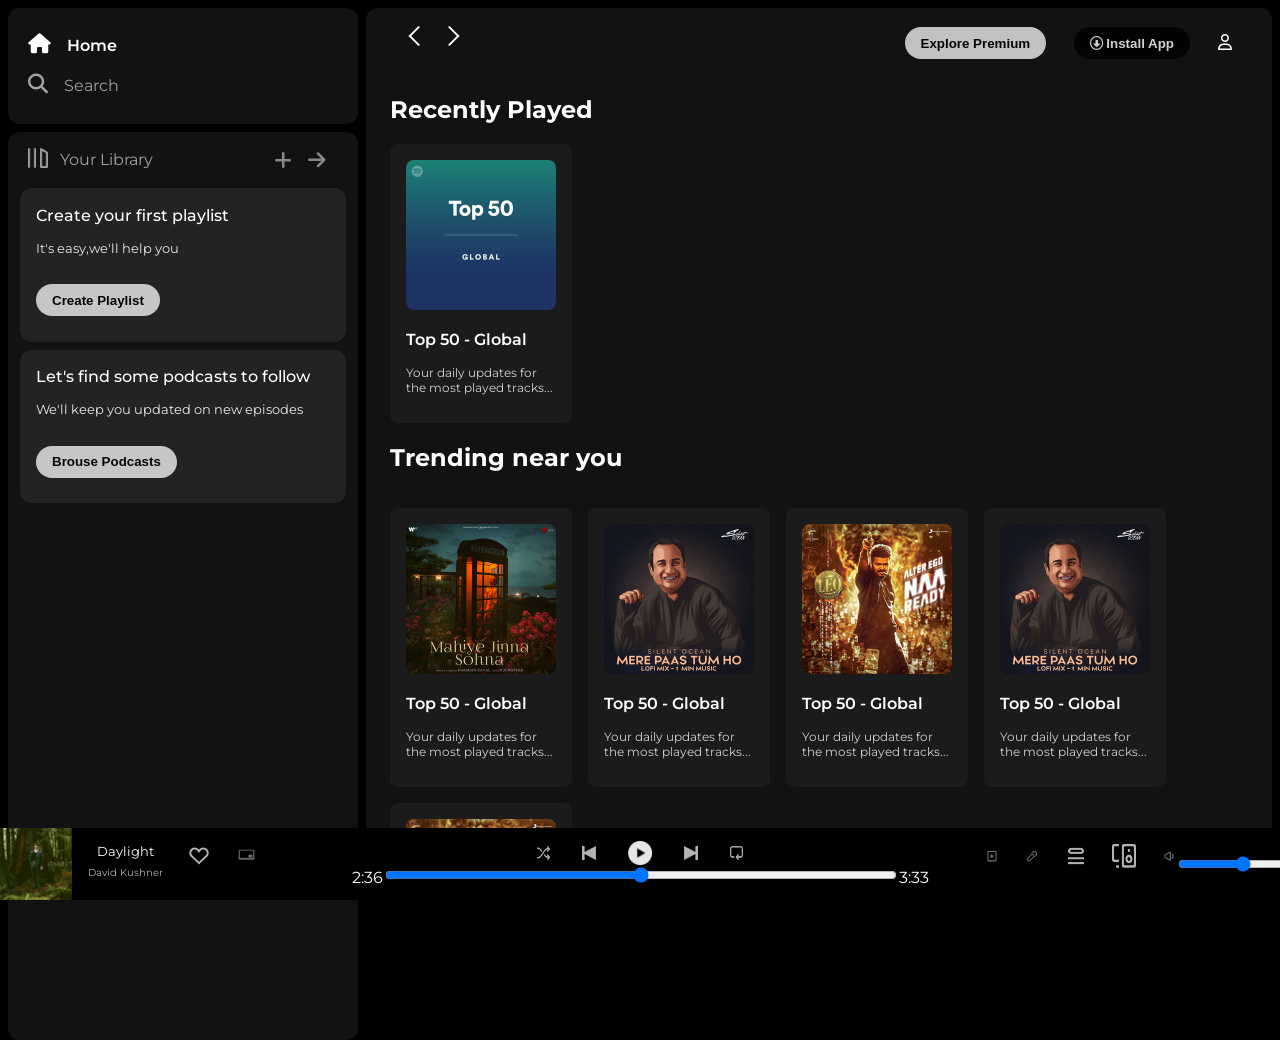
<file: index.html>
<!DOCTYPE html>
<html lang="en">
<head>
    <meta charset="UTF-8">
    <meta name="viewport" content="width=device-width, initial-scale=1.0">
    <link rel="stylesheet" href="https://cdnjs.cloudflare.com/ajax/libs/font-awesome/6.7.2/css/all.min.css" integrity="sha512-Evv84Mr4kqVGRNSgIGL/F/aIDqQb7xQ2vcrdIwxfjThSH8CSR7PBEakCr51Ck+w+/U6swU2Im1vVX0SVk9ABhg==" crossorigin="anonymous" referrerpolicy="no-referrer" />
    <link rel="icon" href="./assets/logo.png">
    <link rel="preconnect" href="https://fonts.googleapis.com">
    <link rel="preconnect" href="https://fonts.gstatic.com" crossorigin>
    <link rel="stylesheet" href="style2.css">
    <link href="https://fonts.googleapis.com/css2?family=Montserrat:ital,wght@0,100..900;1,100..900&display=swap" rel="stylesheet">
    <title>Spotify - Web Player: Music for every one</title>
</head>
<body>
    <div class="main">
        <div class="sidebar">
            <div class="nav">
                <div class="nav-option" style="opacity:1; font-weight: 600;">
                    <i class="fa-solid fa-house"></i>
                    <a href="#" >Home</a>
                </div>
                <div class="nav-option">
                    <i class="fa-solid fa-magnifying-glass"></i>
                    <a href="#">Search</a>
                </div>
            </div>
            <div class="library">
                <div class="options">
                    <div class="lib-option nav-option">
                        <img src="./assets/library_icon.png">
                        <a href="#">Your Library</a>
                    </div>
                    <div class="icons">
                        <i class="fa-solid fa-plus"></i>
                        <i class="fa-solid fa-arrow-right"></i>
                    </div>
                </div>

                <div class="lib-box">
                    <div class="box">
                        <p class="box-p1">Create your first playlist</p>
                        <p class="box-p2">It's easy,we'll help you</p>
                        <button class="badge">Create Playlist</button>
                    </div>
                </div>
                <div class="lib-box">
                    <div class="box">
                        <p class="box-p1">Let's find some podcasts to follow</p>
                        <p class="box-p2">We'll keep you updated on new episodes</p>
                        <button class="badge">Brouse Podcasts</button>
                    </div>
                </div>

            </div>
            
        </div>
    
        <div class="main-content">
            <div class="sticky-nav">
                <div class="arrow">
                    <img src="./assets/backward_icon.png">
                    <img src="./assets/forward_icon.png" class="hide">
                </div>
                <div class="buttons">
                    <button class="badge hide">Explore Premium</button>
                    <button class="badge install"><i class="fa-regular fa-circle-down"></i>Install App</button>
                    <i class="fa-regular fa-user"></i>
                </div>
            </div>

            <div class="cards">
                <div class="card-container">
                    <h2>Recently Played</h2>
                    <div class="card">
                        <img src="./assets/card1img.jpeg" class="card-img">
                        <p class="card-heading">Top 50 - Global</p>
                        <p class="card-info">Your daily updates for the most played tracks...</p>
                    </div>
                </div>
            </div>
                <h2>Trending near you</h2>
            <div class="card-container2">
                
                    <div class="card">
                        <img src="./assets/card2img.jpeg" class="card-img">
                        <p class="card-heading">Top 50 - Global</p>
                        <p class="card-info">Your daily updates for the most played tracks...</p>
                    </div>

                    <div class="card">
                        <img src="./assets/card3img.jpeg" class="card-img">
                        <p class="card-heading">Top 50 - Global</p>
                        <p class="card-info">Your daily updates for the most played tracks...</p>
                    </div>

                    <div class="card">
                        <img src="./assets/card4img.jpeg" class="card-img">
                        <p class="card-heading">Top 50 - Global</p>
                        <p class="card-info">Your daily updates for the most played tracks...</p>
                    </div>

                    <div class="card">
                        <img src="./assets/card3img.jpeg" class="card-img">
                        <p class="card-heading">Top 50 - Global</p>
                        <p class="card-info">Your daily updates for the most played tracks...</p>
                    </div>

                    <div class="card">
                        <img src="./assets/card4img.jpeg" class="card-img">
                        <p class="card-heading">Top 50 - Global</p>
                        <p class="card-info">Your daily updates for the most played tracks...</p>
                    </div>
            </div>
            <h2>Featured Charts</h2>

            <div class="card-container2">

                    <div class="card">
                        <img src="./assets/card5img.jpeg" class="card-img">
                        <p class="card-heading">Top 50 - Global</p>
                        <p class="card-info">Your daily updates for the most played tracks...</p>
                    </div>


                    <div class="card">
                        <img src="./assets/card6img.jpeg" class="card-img">
                        <p class="card-heading">Top 50 - Global</p>
                        <p class="card-info">Your daily updates for the most played tracks...</p>
                    </div>

                    <div class="card">
                        <img src="./assets/card1img.jpeg" class="card-img">
                        <p class="card-heading">Top 50 - Global</p>
                        <p class="card-info">Your daily updates for the most played tracks...</p>
                    </div>

            </div>
            
            <div class="footer"></div>
        </div>
        <div class="music-player">
            <div class="left">
                <img src="./assets/album_picture.jpeg">
                <div class="song-name">
                    <div style="font-size:0.8rem ;margin-bottom:0.5rem;">Daylight</div>
                    <div style="font-size: 0.6rem; opacity:0.7;">David Kushner</div>
                </div>
                <img src="./assets/album_icon1.png" class="left-img" >
                <img src="./assets/album_icon2.png" class="left-img" >
            </div>

            <div class="music-player-controls">
                <div class="player-controls">
                   <img src="./assets/player_icon1.png" class="player-img">
                   <img src="./assets/player_icon2.png" class="player-img">
                   <img src="./assets/player_icon3.png " id="pause">
                   <img src="./assets/player_icon4.png" class="player-img">
                   <img src="./assets/player_icon5.png" class="player-img">
                </div>
                <div class="progress-bar">
                    2:36<input type="range">3:33
                </div>
            </div>

            <div class="right">
                <img src="./assets/controls_icon1.png" class="left-img">
                <img src="./assets/controld_icon2.png" class="left-img">
                <img src="./assets/controls_icon3.png" class="left-img">
                <img src="./assets/controls_icon4.png" class="left-img">
                <img src="./assets/controls_icon5.png" class="left-img">
                <input type="range">
            </div>
        </div>
    </div>
</body>
</html>
</file>
<file: style2.css>
body{
    font-family: "Montserrat", sans-serif;
    background-color:#000;
    color:#fff;
    margin:0;
    overflow:hidden;
}

.main{
    display:flex;
    height:100vh
}
.sidebar{
    background-color:black;
    width:350px;
    margin-top:0.5rem;
    margin-left:0.5rem;
}

.main-content{
    background-color: #121212;
    flex:1;
    border-radius:0.75rem;
    margin:0.5rem;
    overflow:auto;
    padding:0 1.5rem 0 1.5rem;
}
.music-player{
    background-color: black;
    position:fixed;
    bottom:0;
    width:100%;
    height:72px;
    
}

a{
    text-decoration: none;
    color:white;
}

.nav{
    background-color: #121212;
    border-radius: 0.75rem;
    display:flex;
    flex-direction: column;
    justify-content: center;
    height:100px;
    padding:0.5rem 0.75rem;
}

.nav-option{
    line-height: 2.5rem;
    opacity:0.6;
    margin-left: 0.5rem;
}

.nav-option:hover{
    opacity:1;
}

.nav-option i{
    font-size: 1.25rem;
}

.nav-option a{
    font-size: 1rem;
    margin-left: 0.75rem;;
}

.library{
    background-color: #121212;
    border-radius: 0.75rem;
    height:100%;
    margin-top:0.5rem;
    padding:0.5rem 0.75rem;
}

.options{
    display:flex;
    justify-content:space-between;
    align-items:center;

}
.lib-option{
    display:flex;
}

.lib-option img{
    height:1.25rem;
    width:1.25rem;
    margin-top:0.5rem;
}

.icons{
    margin-right: 0.5rem;
}
.icons i{
     margin-right: 0.75rem;
     font-size:1.25rem;
     opacity:0.5;
}

.icons i:hover{
    opacity:1;
}
.box{
    height:8rem;
    background-color: #232323;
    border-radius:0.75rem;
    margin:0.5rem 0 0.5rem 0;
    padding:1rem;
    padding-bottom: 1.5rem;
    padding-top: 0.1rem;

}

.box-p1{
    font-size:1rem;
    font-weight: 500;
}
.box-p2{
    font-size:0.8rem;
    opacity:0.9;
}
 .badge{
    border:none;
    border-radius: 1rem;
    font-weight:600;
    padding:0.25rem 1rem;
    margin-top:1rem;
    height:2rem;
    opacity:0.8;
 }

 .badge:hover{
    opacity:1;
    box-shadow: 0 0 2px white;
 }

 .sticky-nav{
    display:flex;
    justify-content: space-between;
    background-color: #121212;
    align-items:center;
    padding:0.2rem 1rem 1rem 0;
    position:sticky;
    top:0;
    z-index:2;
 }

 .arrow img{
    margin-left:0.75rem;
    margin-top:0.4rem;
    
 }
 .buttons button{
    margin-right:1.5rem;
    
 }
 .install{
    background-color: black;
    color:white;
 }
 .install i{
    margin-right:0.2rem;
 }

 @media (max-width:1000px){
    .hide{
        display:none;
    }
 }

 .card{
    background-color: rgb(28, 27, 27);
    width:150px;
    border-radius: 0.5rem;
    padding:1rem;
    transition:0.18s ease-in 0s;
    margin-right:1rem;
    margin-top:1rem;
 }
 .card-img{
    width:100%;
    border-radius: 0.5rem ;
 }

 .card-heading{
    font-weight:600;

 }
 .card-info{
    font-size: 0.75rem;
    opacity:0.8;
 }
 .card:hover{
    background-color: #232323;
    
 }
 .card-container2{
    display:flex;
    flex-wrap:wrap;
 }

 .footer{
    height:200px;
    margin-top:3rem;
    width:100%;
    border-top:2px solid rgba(255,255,255,0.4);
 }


.music-player{
    display:flex;

}

.left{
    width:25%;
    display:flex;
}

.music-player-controls{
    width:50%;
}

.right{
    width:25%;
}

.player-controls{
    margin-top: 0.8rem;
    text-align: center;
    display:flex;
    justify-content: center;
    align-items: center;
}

.player-img{
    height:0.85rem;
    width:0.85rem;
    margin-left: 1rem;
    margin-right: 1rem;
}

.progress-bar{
    text-align: center;
   
}
.progress-bar input{
    width:80%;
    cursor: pointer;
}

#pause{
    height:1.5rem;
    width:1.5rem;
    opacity:0.9;
    margin-left: 1rem;
    margin-right: 1rem;
}

.player-img{
    opacity:0.7;
}
.player-img:hover{
    opacity:1;
}
#pause:hover{
    opacity:1;
    
}

.song-name{
    text-align: center;
    padding-top: 1rem;
    padding-left: 1rem;
}
 .left-img{
    height:1.5rem;
    width:1.5rem;
    margin-top: 1rem;
    margin-left:1.5rem;
    opacity:0.7;
 }
 .left-img:hover{
    opacity:1;
 }
 .right{
    display:flex;
 }
</file>
